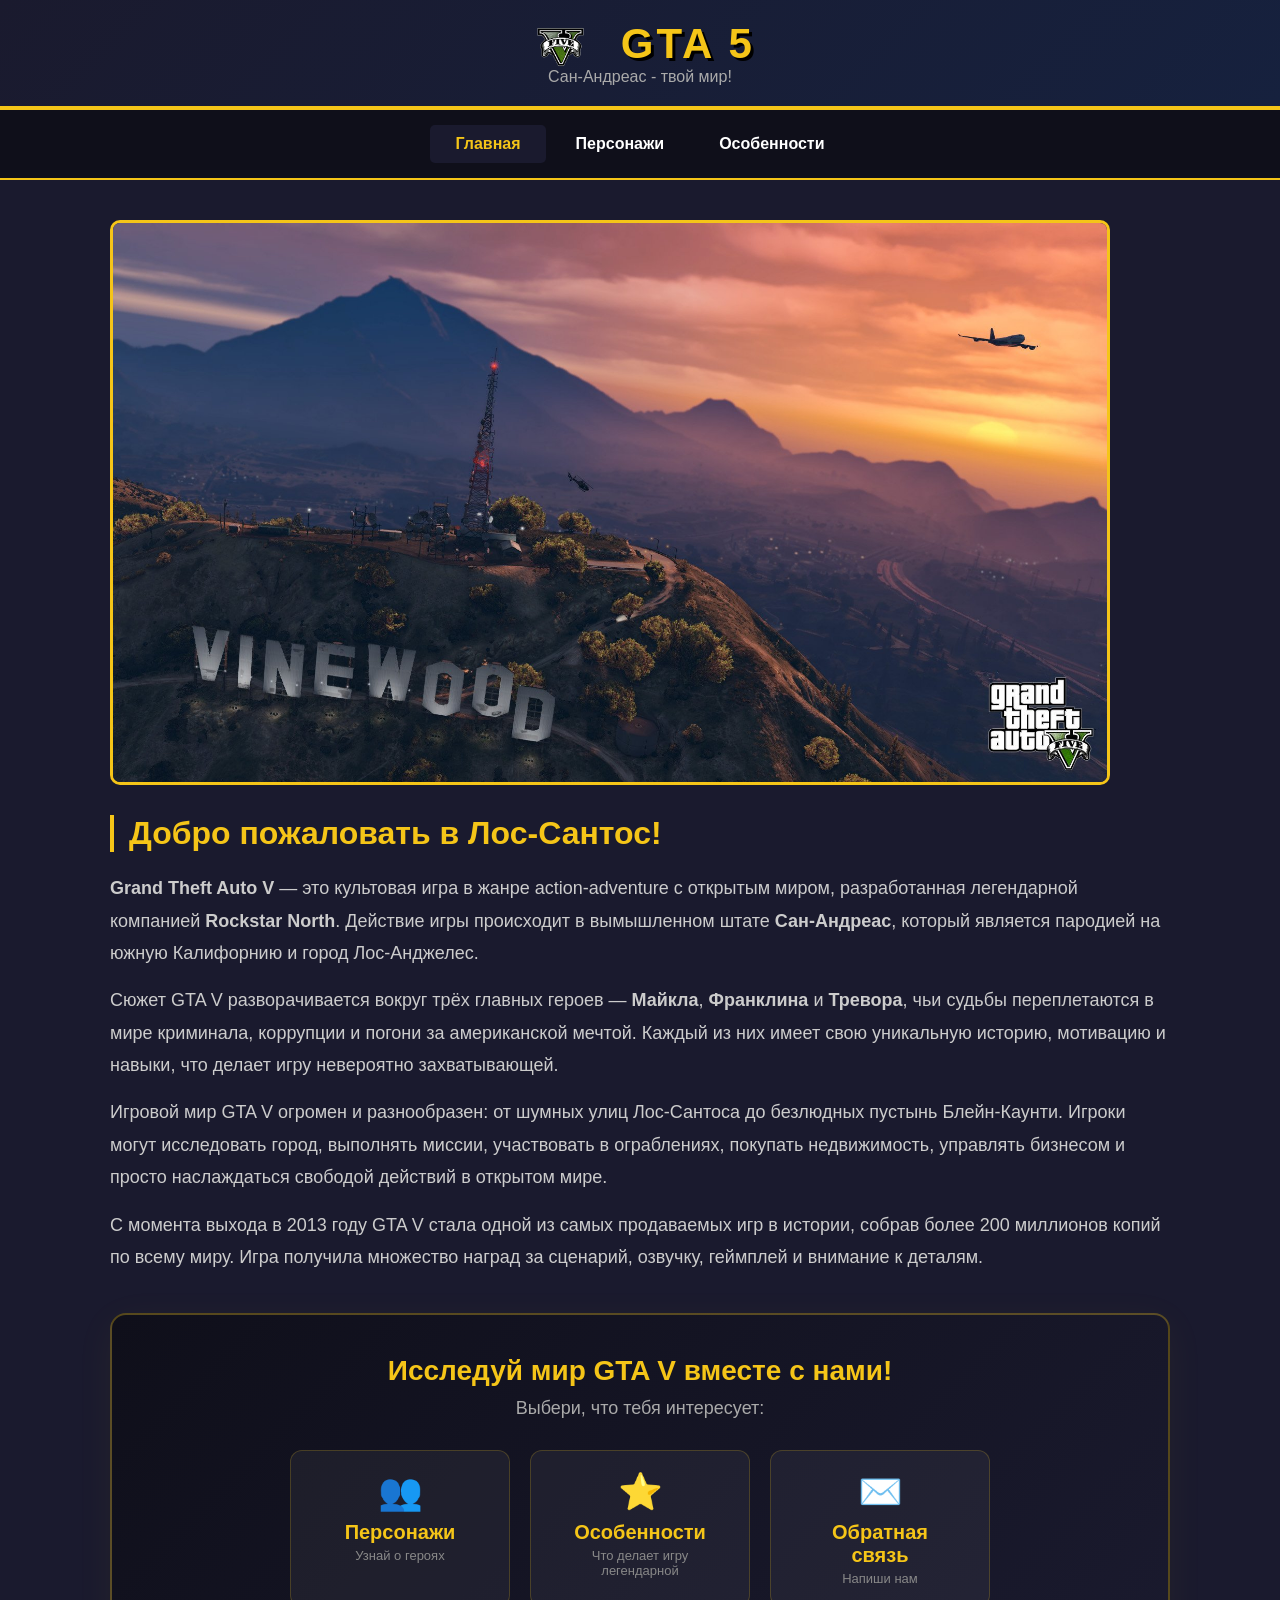
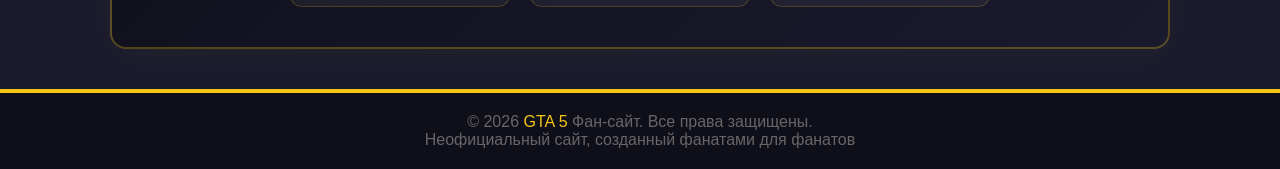
<file: index.html>
<!DOCTYPE html>
<html>
<head>
    <title>GTA 5 - Фан-сайт</title>
    <meta http-equiv="Content-Type" content="text/html;charset=utf-8" />
    <link rel="stylesheet" href="css/style.css">
	<link rel="manifest" href="manifest.json">
	<meta name="apple-mobile-web-app-capable" content="yes">
	<meta name="apple-mobile-web-app-status-bar-style" content="black-translucent">
	<link rel="apple-touch-icon" href="images/icon-192.png">
</head>
<body>

    <div class="header">
    <h1><img src="images/logo.png" alt="GTA 5" class="header-logo"> GTA 5</h1>
    <p>Сан-Андреас - твой мир!</p>
	</div>
    
    <div class="menu">
        <a href="index.html" class="active">Главная</a>
        <a href="characters.html">Персонажи</a>
        <a href="features.html">Особенности</a>
    </div>
    
    <div class="content">
        
        <img src="images/vinewood.jpg" alt="Vinewood - GTA 5" class="gta-image">
        
        <h2>Добро пожаловать в Лос-Сантос!</h2>
        
        <p>
            <strong>Grand Theft Auto V</strong> — это культовая игра в жанре action-adventure с открытым миром, 
            разработанная легендарной компанией <strong>Rockstar North</strong>. Действие игры происходит в 
            вымышленном штате <strong>Сан-Андреас</strong>, который является пародией на южную Калифорнию 
            и город Лос-Анджелес.
        </p>
        
        <p>
            Сюжет GTA V разворачивается вокруг трёх главных героев — <strong>Майкла</strong>, 
            <strong>Франклина</strong> и <strong>Тревора</strong>, чьи судьбы переплетаются в мире криминала, 
            коррупции и погони за американской мечтой. Каждый из них имеет свою уникальную историю, 
            мотивацию и навыки, что делает игру невероятно захватывающей.
        </p>
        
        <p>
            Игровой мир GTA V огромен и разнообразен: от шумных улиц Лос-Сантоса до безлюдных пустынь 
            Блейн-Каунти. Игроки могут исследовать город, выполнять миссии, участвовать в ограблениях, 
            покупать недвижимость, управлять бизнесом и просто наслаждаться свободой действий в 
            открытом мире.
        </p>
        
        <p>
            С момента выхода в 2013 году GTA V стала одной из самых продаваемых игр в истории, 
            собрав более 200 миллионов копий по всему миру. Игра получила множество наград за 
            сценарий, озвучку, геймплей и внимание к деталям.
        </p>
        
        <div class="main-cta-block">
            <h2>Исследуй мир GTA V вместе с нами!</h2>
            <p>Выбери, что тебя интересует:</p>
            <div class="cta-buttons">
                <a href="characters.html" class="cta-btn">
                    <span class="cta-icon">👥</span>
                    <span class="cta-label">Персонажи</span>
                    <span class="cta-desc">Узнай о героях</span>
                </a>
                <a href="features.html" class="cta-btn">
                    <span class="cta-icon">⭐</span>
                    <span class="cta-label">Особенности</span>
                    <span class="cta-desc">Что делает игру легендарной</span>
                </a>
                <a href="feedback.html" class="cta-btn">
                    <span class="cta-icon">✉️</span>
                    <span class="cta-label">Обратная связь</span>
                    <span class="cta-desc">Напиши нам</span>
                </a>
            </div>
        </div>
        
    </div>
    
    <div class="footer">
        <p>© 2026 <span>GTA 5</span> Фан-сайт. Все права защищены.</p>
        <p>Неофициальный сайт, созданный фанатами для фанатов</p>
    </div>
	<script>
		if ('serviceWorker' in navigator) {
			navigator.serviceWorker.register('serviceworker.js')
				.then(reg => console.log('SW registered:', reg))
				.catch(err => console.log('SW registration failed:', err));
		}
	</script>
</body>
</html>
</file>
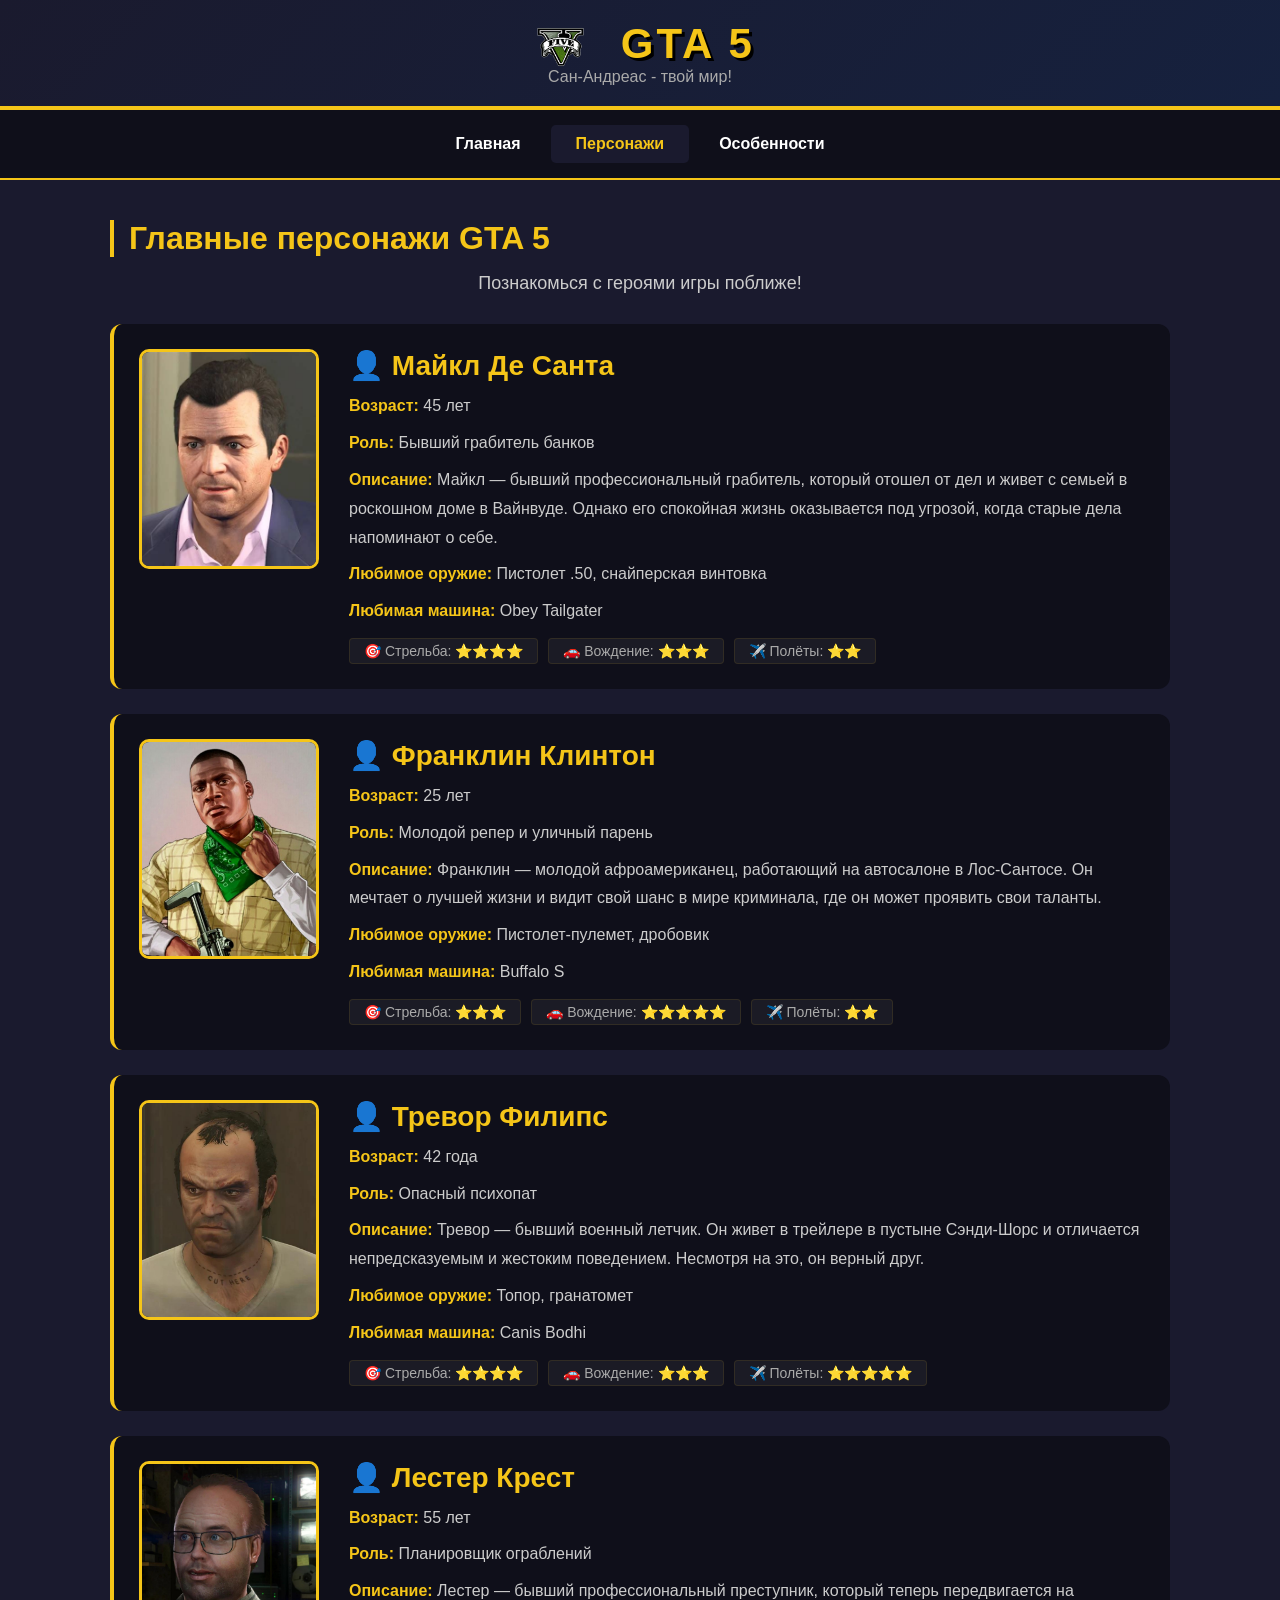
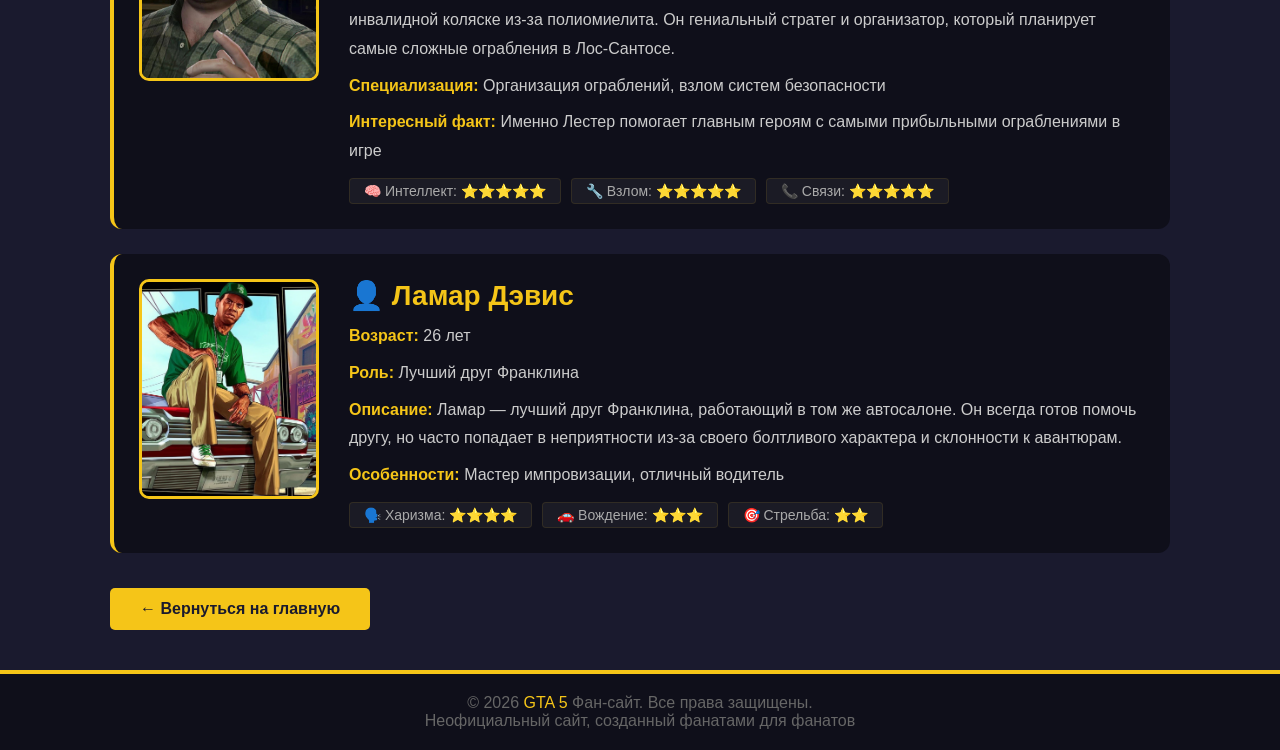
<file: characters.html>
<!DOCTYPE html>
<html>
<head>
    <title>GTA 5 - Персонажи</title>
    <meta http-equiv="Content-Type" content="text/html;charset=utf-8" />
    <link rel="stylesheet" href="css/style.css">
	<link rel="manifest" href="manifest.json">
	<meta name="apple-mobile-web-app-capable" content="yes">
	<meta name="apple-mobile-web-app-status-bar-style" content="black-translucent">
	<link rel="apple-touch-icon" href="images/icon-192.png">
</head>
<body>

    <div class="header">
    <h1><img src="images/logo.png" alt="GTA 5" class="header-logo"> GTA 5</h1>
    <p>Сан-Андреас - твой мир!</p>
	</div>
    
    <div class="menu">
        <a href="index.html">Главная</a>
        <a href="characters.html" class="active">Персонажи</a>
        <a href="features.html">Особенности</a>
    </div>
    
    <div class="content">
        <h2>Главные персонажи GTA 5</h2>
        <p class="subtitle">Познакомься с героями игры поближе!</p>
        
        <div class="character-detail" id="michael">
            <div class="character-detail-wrapper">
                <img src="images/michael.jpg" alt="Майкл" class="character-portrait">
                <div class="character-info">
                    <h3>👤 Майкл Де Санта</h3>
                    <p><strong>Возраст:</strong> 45 лет</p>
                    <p><strong>Роль:</strong> Бывший грабитель банков</p>
                    <p><strong>Описание:</strong> Майкл — бывший профессиональный грабитель, который отошел от дел и живет с семьей в роскошном доме в Вайнвуде. Однако его спокойная жизнь оказывается под угрозой, когда старые дела напоминают о себе.</p>
                    <p><strong>Любимое оружие:</strong> Пистолет .50, снайперская винтовка</p>
                    <p><strong>Любимая машина:</strong> Obey Tailgater</p>
                    <div class="character-stats-detail">
                        <span>🎯 Стрельба: ⭐⭐⭐⭐</span>
                        <span>🚗 Вождение: ⭐⭐⭐</span>
                        <span>✈️ Полёты: ⭐⭐</span>
                    </div>
                </div>
            </div>
        </div>
        
        <div class="character-detail" id="franklin">
            <div class="character-detail-wrapper">
                <img src="images/franklin.jpg" alt="Франклин" class="character-portrait">
                <div class="character-info">
                    <h3>👤 Франклин Клинтон</h3>
                    <p><strong>Возраст:</strong> 25 лет</p>
                    <p><strong>Роль:</strong> Молодой репер и уличный парень</p>
                    <p><strong>Описание:</strong> Франклин — молодой афроамериканец, работающий на автосалоне в Лос-Сантосе. Он мечтает о лучшей жизни и видит свой шанс в мире криминала, где он может проявить свои таланты.</p>
                    <p><strong>Любимое оружие:</strong> Пистолет-пулемет, дробовик</p>
                    <p><strong>Любимая машина:</strong> Buffalo S</p>
                    <div class="character-stats-detail">
                        <span>🎯 Стрельба: ⭐⭐⭐</span>
                        <span>🚗 Вождение: ⭐⭐⭐⭐⭐</span>
                        <span>✈️ Полёты: ⭐⭐</span>
                    </div>
                </div>
            </div>
        </div>
        
        <div class="character-detail" id="trevor">
            <div class="character-detail-wrapper">
                <img src="images/trevor.jpg" alt="Тревор" class="character-portrait">
                <div class="character-info">
                    <h3>👤 Тревор Филипс</h3>
                    <p><strong>Возраст:</strong> 42 года</p>
                    <p><strong>Роль:</strong> Опасный психопат</p>
                    <p><strong>Описание:</strong> Тревор — бывший военный летчик. Он живет в трейлере в пустыне Сэнди-Шорс и отличается непредсказуемым и жестоким поведением. Несмотря на это, он верный друг.</p>
                    <p><strong>Любимое оружие:</strong> Топор, гранатомет</p>
                    <p><strong>Любимая машина:</strong> Canis Bodhi</p>
                    <div class="character-stats-detail">
                        <span>🎯 Стрельба: ⭐⭐⭐⭐</span>
                        <span>🚗 Вождение: ⭐⭐⭐</span>
                        <span>✈️ Полёты: ⭐⭐⭐⭐⭐</span>
                    </div>
                </div>
            </div>
        </div>
        
        <div class="character-detail" id="lester">
            <div class="character-detail-wrapper">
                <img src="images/lester.jpg" alt="Лестер" class="character-portrait">
                <div class="character-info">
                    <h3>👤 Лестер Крест</h3>
                    <p><strong>Возраст:</strong> 55 лет</p>
                    <p><strong>Роль:</strong> Планировщик ограблений</p>
                    <p><strong>Описание:</strong> Лестер — бывший профессиональный преступник, который теперь передвигается на инвалидной коляске из-за полиомиелита. Он гениальный стратег и организатор, который планирует самые сложные ограбления в Лос-Сантосе.</p>
                    <p><strong>Специализация:</strong> Организация ограблений, взлом систем безопасности</p>
                    <p><strong>Интересный факт:</strong> Именно Лестер помогает главным героям с самыми прибыльными ограблениями в игре</p>
                    <div class="character-stats-detail">
                        <span>🧠 Интеллект: ⭐⭐⭐⭐⭐</span>
                        <span>🔧 Взлом: ⭐⭐⭐⭐⭐</span>
                        <span>📞 Связи: ⭐⭐⭐⭐⭐</span>
                    </div>
                </div>
            </div>
        </div>
        
        <div class="character-detail" id="lamar">
            <div class="character-detail-wrapper">
                <img src="images/lamar.jpg" alt="Ламар" class="character-portrait">
                <div class="character-info">
                    <h3>👤 Ламар Дэвис</h3>
                    <p><strong>Возраст:</strong> 26 лет</p>
                    <p><strong>Роль:</strong> Лучший друг Франклина</p>
                    <p><strong>Описание:</strong> Ламар — лучший друг Франклина, работающий в том же автосалоне. Он всегда готов помочь другу, но часто попадает в неприятности из-за своего болтливого характера и склонности к авантюрам.</p>
                    <p><strong>Особенности:</strong> Мастер импровизации, отличный водитель</p>
                    <div class="character-stats-detail">
                        <span>🗣️ Харизма: ⭐⭐⭐⭐</span>
                        <span>🚗 Вождение: ⭐⭐⭐</span>
                        <span>🎯 Стрельба: ⭐⭐</span>
                    </div>
                </div>
            </div>
        </div>
        
        <a href="index.html" class="btn">← Вернуться на главную</a>
    </div>
    
    <div class="footer">
        <p>© 2026 <span>GTA 5</span> Фан-сайт. Все права защищены.</p>
        <p>Неофициальный сайт, созданный фанатами для фанатов</p>
    </div>
	<script>
		if ('serviceWorker' in navigator) {
			navigator.serviceWorker.register('serviceworker.js')
				.then(reg => console.log('SW registered:', reg))
				.catch(err => console.log('SW registration failed:', err));
		}
	</script>
</body>
</html>
</file>
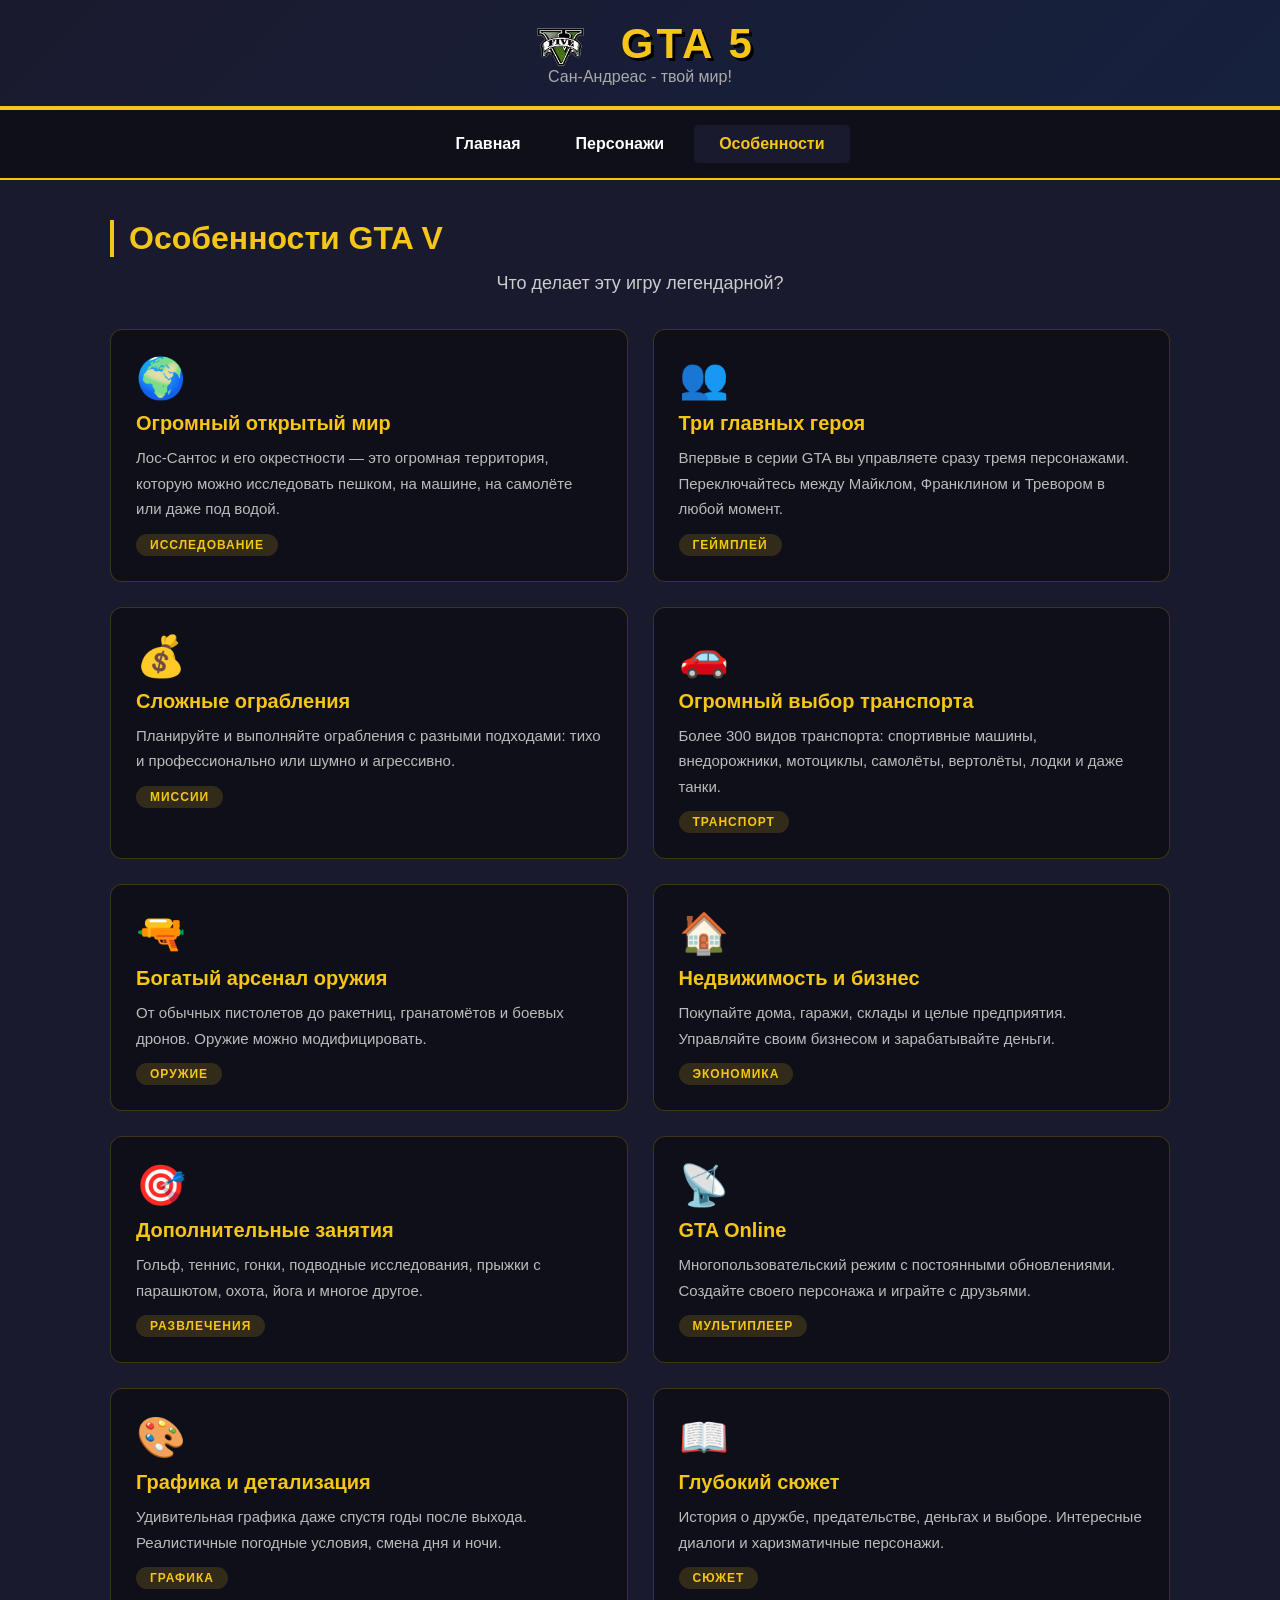
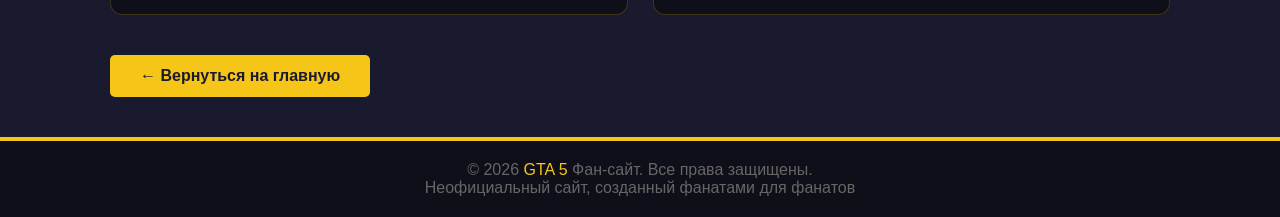
<file: features.html>
<!DOCTYPE html>
<html>
<head>
    <title>GTA 5 - Особенности игры</title>
    <meta http-equiv="Content-Type" content="text/html;charset=utf-8" />
    <link rel="stylesheet" href="css/style.css">
	<link rel="manifest" href="manifest.json">
	<meta name="apple-mobile-web-app-capable" content="yes">
	<meta name="apple-mobile-web-app-status-bar-style" content="black-translucent">
	<link rel="apple-touch-icon" href="images/icon-192.png">
</head>
<body>

    <div class="header">
    <h1><img src="images/logo.png" alt="GTA 5" class="header-logo"> GTA 5</h1>
    <p>Сан-Андреас - твой мир!</p>
	</div>
    
    <!-- Меню -->
    <div class="menu">
        <a href="index.html">Главная</a>
        <a href="characters.html">Персонажи</a>
        <a href="features.html" class="active">Особенности</a>
    </div>
    
    <!-- Контент -->
    <div class="content">
        <h2>Особенности GTA V</h2>
        <p class="subtitle">Что делает эту игру легендарной?</p>
        
        <div class="features-grid">
            
            <div class="feature-card">
                <div class="feature-icon">🌍</div>
                <h3>Огромный открытый мир</h3>
                <p>Лос-Сантос и его окрестности — это огромная территория, которую можно исследовать пешком, на машине, на самолёте или даже под водой.</p>
                <span class="feature-tag">Исследование</span>
            </div>
            
            <div class="feature-card">
                <div class="feature-icon">👥</div>
                <h3>Три главных героя</h3>
                <p>Впервые в серии GTA вы управляете сразу тремя персонажами. Переключайтесь между Майклом, Франклином и Тревором в любой момент.</p>
                <span class="feature-tag">Геймплей</span>
            </div>
            
            <div class="feature-card">
                <div class="feature-icon">💰</div>
                <h3>Сложные ограбления</h3>
                <p>Планируйте и выполняйте ограбления с разными подходами: тихо и профессионально или шумно и агрессивно.</p>
                <span class="feature-tag">Миссии</span>
            </div>
            
            <div class="feature-card">
                <div class="feature-icon">🚗</div>
                <h3>Огромный выбор транспорта</h3>
                <p>Более 300 видов транспорта: спортивные машины, внедорожники, мотоциклы, самолёты, вертолёты, лодки и даже танки.</p>
                <span class="feature-tag">Транспорт</span>
            </div>
            
            <div class="feature-card">
                <div class="feature-icon">🔫</div>
                <h3>Богатый арсенал оружия</h3>
                <p>От обычных пистолетов до ракетниц, гранатомётов и боевых дронов. Оружие можно модифицировать.</p>
                <span class="feature-tag">Оружие</span>
            </div>
            
            <div class="feature-card">
                <div class="feature-icon">🏠</div>
                <h3>Недвижимость и бизнес</h3>
                <p>Покупайте дома, гаражи, склады и целые предприятия. Управляйте своим бизнесом и зарабатывайте деньги.</p>
                <span class="feature-tag">Экономика</span>
            </div>
            
            <div class="feature-card">
                <div class="feature-icon">🎯</div>
                <h3>Дополнительные занятия</h3>
                <p>Гольф, теннис, гонки, подводные исследования, прыжки с парашютом, охота, йога и многое другое.</p>
                <span class="feature-tag">Развлечения</span>
            </div>
            
            <div class="feature-card">
                <div class="feature-icon">📡</div>
                <h3>GTA Online</h3>
                <p>Многопользовательский режим с постоянными обновлениями. Создайте своего персонажа и играйте с друзьями.</p>
                <span class="feature-tag">Мультиплеер</span>
            </div>
            
            <div class="feature-card">
                <div class="feature-icon">🎨</div>
                <h3>Графика и детализация</h3>
                <p>Удивительная графика даже спустя годы после выхода. Реалистичные погодные условия, смена дня и ночи.</p>
                <span class="feature-tag">Графика</span>
            </div>
            
            <div class="feature-card">
                <div class="feature-icon">📖</div>
                <h3>Глубокий сюжет</h3>
                <p>История о дружбе, предательстве, деньгах и выборе. Интересные диалоги и харизматичные персонажи.</p>
                <span class="feature-tag">Сюжет</span>
            </div>
            
        </div>
        
        <a href="index.html" class="btn">← Вернуться на главную</a>
    </div>
    
    <div class="footer">
        <p>© 2026 <span>GTA 5</span> Фан-сайт. Все права защищены.</p>
        <p>Неофициальный сайт, созданный фанатами для фанатов</p>
    </div>
	<script>
		if ('serviceWorker' in navigator) {
			navigator.serviceWorker.register('serviceworker.js')
				.then(reg => console.log('SW registered:', reg))
				.catch(err => console.log('SW registration failed:', err));
		}
	</script>
</body>
</html>
</file>
<file: css/style.css>
* {
    margin: 0;
    padding: 0;
    box-sizing: border-box;
}

body {
    background-color: #1a1a2e;
    color: #ffffff;
    font-family: Arial, sans-serif;
}

.header {
    background: linear-gradient(135deg, #1a1a2e, #16213e);
    border-bottom: 4px solid #f5c518;
    padding: 20px 0;
    text-align: center;
}

.header h1 {
    color: #f5c518;
    font-size: 42px;
    text-shadow: 3px 3px 0 #000;
    letter-spacing: 3px;
}

.header-logo {
    height: 40px;
    width: auto;
    vertical-align: middle;
    margin-right: 10px;
}

.header p {
    color: #aaa;
    font-size: 16px;
}

.menu {
    background: #0f0f1a;
    padding: 15px 0;
    text-align: center;
    border-bottom: 2px solid #f5c518;
    display: flex;
    justify-content: center;
    flex-wrap: wrap;
    gap: 5px;
}

.menu a {
    color: #fff;
    text-decoration: none;
    padding: 10px 25px;
    font-weight: bold;
    border-radius: 5px;
    transition: all 0.3s;
}

.menu a:hover,
.menu a.active {
    color: #f5c518;
    background: #1a1a2e;
}

.content {
    max-width: 1100px;
    margin: 40px auto;
    padding: 0 20px;
}

.content h2 {
    color: #f5c518;
    font-size: 32px;
    border-left: 4px solid #f5c518;
    padding-left: 15px;
    margin: 30px 0 20px;
}

.content p {
    font-size: 18px;
    line-height: 1.8;
    color: #ccc;
    margin-bottom: 15px;
}

.subtitle {
    text-align: center;
    color: #888;
    font-size: 18px;
    margin-top: -10px;
    margin-bottom: 30px;
}

.gta-image {
    width: 100%;
    max-width: 1000px;
    border-radius: 10px;
    border: 3px solid #f5c518;
    margin: 20px 0;
    display: block;
}

.character-card {
    background: #0f0f1a;
    border: 2px solid #f5c518;
    border-radius: 12px;
    padding: 25px 20px;
    width: 220px;
    text-align: center;
    transition: transform 0.3s;
    box-shadow: 0 4px 15px rgba(0,0,0,0.4);
}

.character-card:hover {
    transform: translateY(-8px);
    box-shadow: 0 8px 30px rgba(245,197,24,0.2);
}

.character-card h3 {
    color: #f5c518;
    font-size: 22px;
    margin: 12px 0 5px;
}

.character-card p {
    color: #bbb;
    font-size: 14px;
    line-height: 1.4;
}

.character-avatar {
    width: 130px;
    height: 130px;
    border-radius: 50%;
    border: 3px solid #f5c518;
    margin: 0 auto 10px;
    display: block;
    object-fit: cover;
    transition: transform 0.3s;
}

.character-card:hover .character-avatar {
    transform: scale(1.05);
    border-color: #fff;
}

.characters-row {
    display: flex;
    justify-content: center;
    gap: 30px;
    margin-top: 25px;
    flex-wrap: wrap;
}

.characters-row.two-cards .character-card {
    flex: 1;
    max-width: 320px;
    min-width: 200px;
}

.card-link {
    color: #f5c518;
    text-decoration: none;
    font-weight: bold;
    display: inline-block;
    margin-top: 10px;
    font-size: 14px;
}

.card-link:hover {
    color: #fff;
    text-decoration: underline;
}

.character-detail {
    background: #0f0f1a;
    border-radius: 12px;
    padding: 25px;
    margin: 25px 0;
    border-left: 4px solid #f5c518;
}

.character-detail-wrapper {
    display: flex;
    gap: 30px;
    align-items: flex-start;
}

.character-portrait {
    width: 180px;
    height: 220px;
    border-radius: 10px;
    border: 3px solid #f5c518;
    object-fit: cover;
    flex-shrink: 0;
}

.character-info {
    flex: 1;
}

.character-info h3 {
    color: #f5c518;
    font-size: 28px;
    margin-bottom: 10px;
}

.character-info p {
    color: #ccc;
    font-size: 16px;
    line-height: 1.8;
    margin: 8px 0;
}

.character-info strong {
    color: #f5c518;
}

.character-stats-detail {
    display: flex;
    flex-wrap: wrap;
    gap: 10px;
    margin-top: 12px;
}

.character-stats-detail span {
    color: #aaa;
    font-size: 14px;
    padding: 4px 14px;
    background: rgba(255,255,255,0.05);
    border-radius: 4px;
    border: 1px solid rgba(245, 197, 24, 0.1);
}

/* ===== СТРАНИЦА "ОСОБЕННОСТИ" (сетка) ===== */
.features-grid {
    display: grid;
    grid-template-columns: repeat(2, 1fr);
    gap: 25px;
    margin: 30px 0;
}

.feature-card {
    background: #0f0f1a;
    border: 1px solid rgba(245, 197, 24, 0.2);
    border-radius: 12px;
    padding: 25px;
    transition: all 0.3s;
}

.feature-card:hover {
    border-color: #f5c518;
    transform: translateY(-5px);
    box-shadow: 0 8px 30px rgba(245, 197, 24, 0.1);
}

.feature-icon {
    font-size: 40px;
    margin-bottom: 10px;
}

.feature-card h3 {
    color: #f5c518;
    font-size: 20px;
    margin: 0 0 10px;
}

.feature-card p {
    color: #bbb;
    font-size: 15px;
    line-height: 1.7;
    margin: 0 0 12px;
}

.feature-tag {
    display: inline-block;
    background: rgba(245, 197, 24, 0.15);
    color: #f5c518;
    font-size: 12px;
    font-weight: bold;
    padding: 4px 14px;
    border-radius: 20px;
    text-transform: uppercase;
    letter-spacing: 1px;
}

.feedback-container {
    display: flex;
    gap: 50px;
    margin: 30px 0 40px;
}

.feedback-form {
    flex: 2;
}

.feedback-info {
    flex: 1;
    background: #0f0f1a;
    border-radius: 12px;
    padding: 25px;
    border: 1px solid rgba(245, 197, 24, 0.2);
    align-self: flex-start;
}

.feedback-info h3 {
    color: #f5c518;
    font-size: 22px;
    margin: 0 0 20px 0;
    border-bottom: 2px solid rgba(245, 197, 24, 0.2);
    padding-bottom: 10px;
}

.info-item {
    display: flex;
    align-items: center;
    gap: 15px;
    padding: 10px 0;
    border-bottom: 1px solid rgba(255,255,255,0.05);
    color: #ccc;
    font-size: 15px;
}

.info-item:last-of-type {
    border-bottom: none;
}

.info-icon {
    font-size: 22px;
    width: 35px;
    text-align: center;
}

.info-note {
    margin-top: 20px;
    padding-top: 15px;
    border-top: 1px solid rgba(245, 197, 24, 0.2);
}

.info-note p {
    color: #888;
    font-size: 14px;
    line-height: 1.6;
    margin: 5px 0;
}

.form-group {
    margin-bottom: 20px;
}

.form-group label {
    display: block;
    color: #ddd;
    font-weight: bold;
    margin-bottom: 5px;
    font-size: 15px;
}

.form-group input,
.form-group textarea,
.form-group select {
    width: 100%;
    padding: 12px 15px;
    background: #0f0f1a;
    border: 2px solid #2a2a3e;
    border-radius: 8px;
    color: #fff;
    font-size: 16px;
    transition: border-color 0.3s;
    font-family: Arial, sans-serif;
}

.form-group input:focus,
.form-group textarea:focus,
.form-group select:focus {
    border-color: #f5c518;
    outline: none;
}

.form-group select option {
    background: #1a1a2e;
    color: #fff;
}

.form-group textarea {
    resize: vertical;
    min-height: 120px;
}

.btn-submit {
    background: linear-gradient(135deg, #f5c518, #e6b800);
    color: #1a1a2e;
    border: none;
    padding: 14px 40px;
    font-size: 18px;
    font-weight: bold;
    border-radius: 8px;
    cursor: pointer;
    transition: transform 0.3s, box-shadow 0.3s;
    width: 100%;
}

.btn-submit:hover {
    transform: translateY(-2px);
    box-shadow: 0 8px 30px rgba(245, 197, 24, 0.3);
}

.btn {
    display: inline-block;
    background: #f5c518;
    color: #1a1a2e;
    padding: 12px 30px;
    text-decoration: none;
    font-weight: bold;
    border-radius: 5px;
    transition: background 0.3s;
    margin-top: 10px;
}

.btn:hover {
    background: #e6b800;
}

.main-cta-block {
    background: linear-gradient(135deg, #0f0f1a, #1a1a2e);
    border: 2px solid rgba(245, 197, 24, 0.3);
    border-radius: 16px;
    padding: 40px 30px;
    margin: 40px 0;
    text-align: center;
    box-shadow: 0 8px 40px rgba(245, 197, 24, 0.05);
}

.main-cta-block h2 {
    color: #f5c518;
    font-size: 28px;
    margin: 0 0 5px 0;
    border: none;
    padding: 0;
}

.main-cta-block p {
    color: #aaa;
    font-size: 18px;
    margin: 0 0 25px 0;
}

.cta-buttons {
    display: flex;
    justify-content: center;
    gap: 20px;
    flex-wrap: wrap;
}

.cta-btn {
    display: flex;
    flex-direction: column;
    align-items: center;
    background: rgba(255, 255, 255, 0.05);
    border: 1px solid rgba(245, 197, 24, 0.2);
    border-radius: 12px;
    padding: 20px 30px;
    min-width: 150px;
    text-decoration: none;
    transition: all 0.3s;
    flex: 1;
    max-width: 220px;
}

.cta-btn:hover {
    background: rgba(245, 197, 24, 0.1);
    border-color: #f5c518;
    transform: translateY(-5px);
    box-shadow: 0 8px 30px rgba(245, 197, 24, 0.15);
}

.cta-icon {
    font-size: 36px;
    margin-bottom: 8px;
}

.cta-label {
    color: #f5c518;
    font-size: 20px;
    font-weight: bold;
}

.cta-desc {
    color: #888;
    font-size: 13px;
    margin-top: 4px;
}

.footer {
    background: #0f0f1a;
    border-top: 4px solid #f5c518;
    text-align: center;
    padding: 20px;
    margin-top: 40px;
    color: #666;
}

.footer span {
    color: #f5c518;
}

@media (max-width: 992px) {
    .feedback-container {
        flex-direction: column;
    }
    .feedback-info {
        order: -1;
    }
    .features-grid {
        grid-template-columns: 1fr 1fr;
        gap: 20px;
    }
}

@media (max-width: 768px) {
    .header h1 { font-size: 32px; }
    .header-logo { height: 30px; }
    .menu a { padding: 8px 15px; font-size: 14px; }
    .content h2 { font-size: 26px; }
    .content p { font-size: 16px; }
    .character-card { width: 180px; padding: 20px 15px; }
    .character-avatar { width: 100px; height: 100px; }
    .character-portrait { width: 150px; height: 180px; }
    .character-detail-wrapper { flex-direction: column; align-items: center; text-align: center; }
    .characters-row.two-cards .character-card { max-width: 250px; min-width: 160px; }
    .features-grid { grid-template-columns: 1fr; gap: 15px; }
    .feature-card { padding: 20px; }
    .feature-icon { font-size: 32px; }
    .feature-card h3 { font-size: 18px; }
    .main-cta-block { padding: 30px 20px; }
    .main-cta-block h2 { font-size: 22px; }
    .cta-buttons { flex-direction: column; align-items: center; }
    .cta-btn { max-width: 280px; width: 100%; padding: 15px 20px; flex-direction: row; gap: 15px; }
    .cta-icon { font-size: 28px; margin-bottom: 0; }
    .cta-desc { display: none; }
}

@media (max-width: 580px) {
    .characters-row { flex-direction: column; align-items: center; gap: 15px; }
    .character-card { width: 100%; max-width: 280px; }
    .characters-row.two-cards .character-card { max-width: 280px; flex: unset; }
    .header h1 { font-size: 24px; }
    .content h2 { font-size: 20px; }
    .character-portrait { width: 120px; height: 150px; }
    .btn { width: 100%; text-align: center; }
    .btn-submit { font-size: 16px; padding: 12px 20px; }
    .form-group input,
    .form-group textarea,
    .form-group select { font-size: 14px; padding: 10px 12px; }
    .main-cta-block h2 { font-size: 18px; }
    .main-cta-block p { font-size: 15px; }
    .cta-btn { padding: 12px 16px; min-width: unset; }
    .cta-icon { font-size: 24px; }
    .cta-label { font-size: 16px; }
}
</file>
